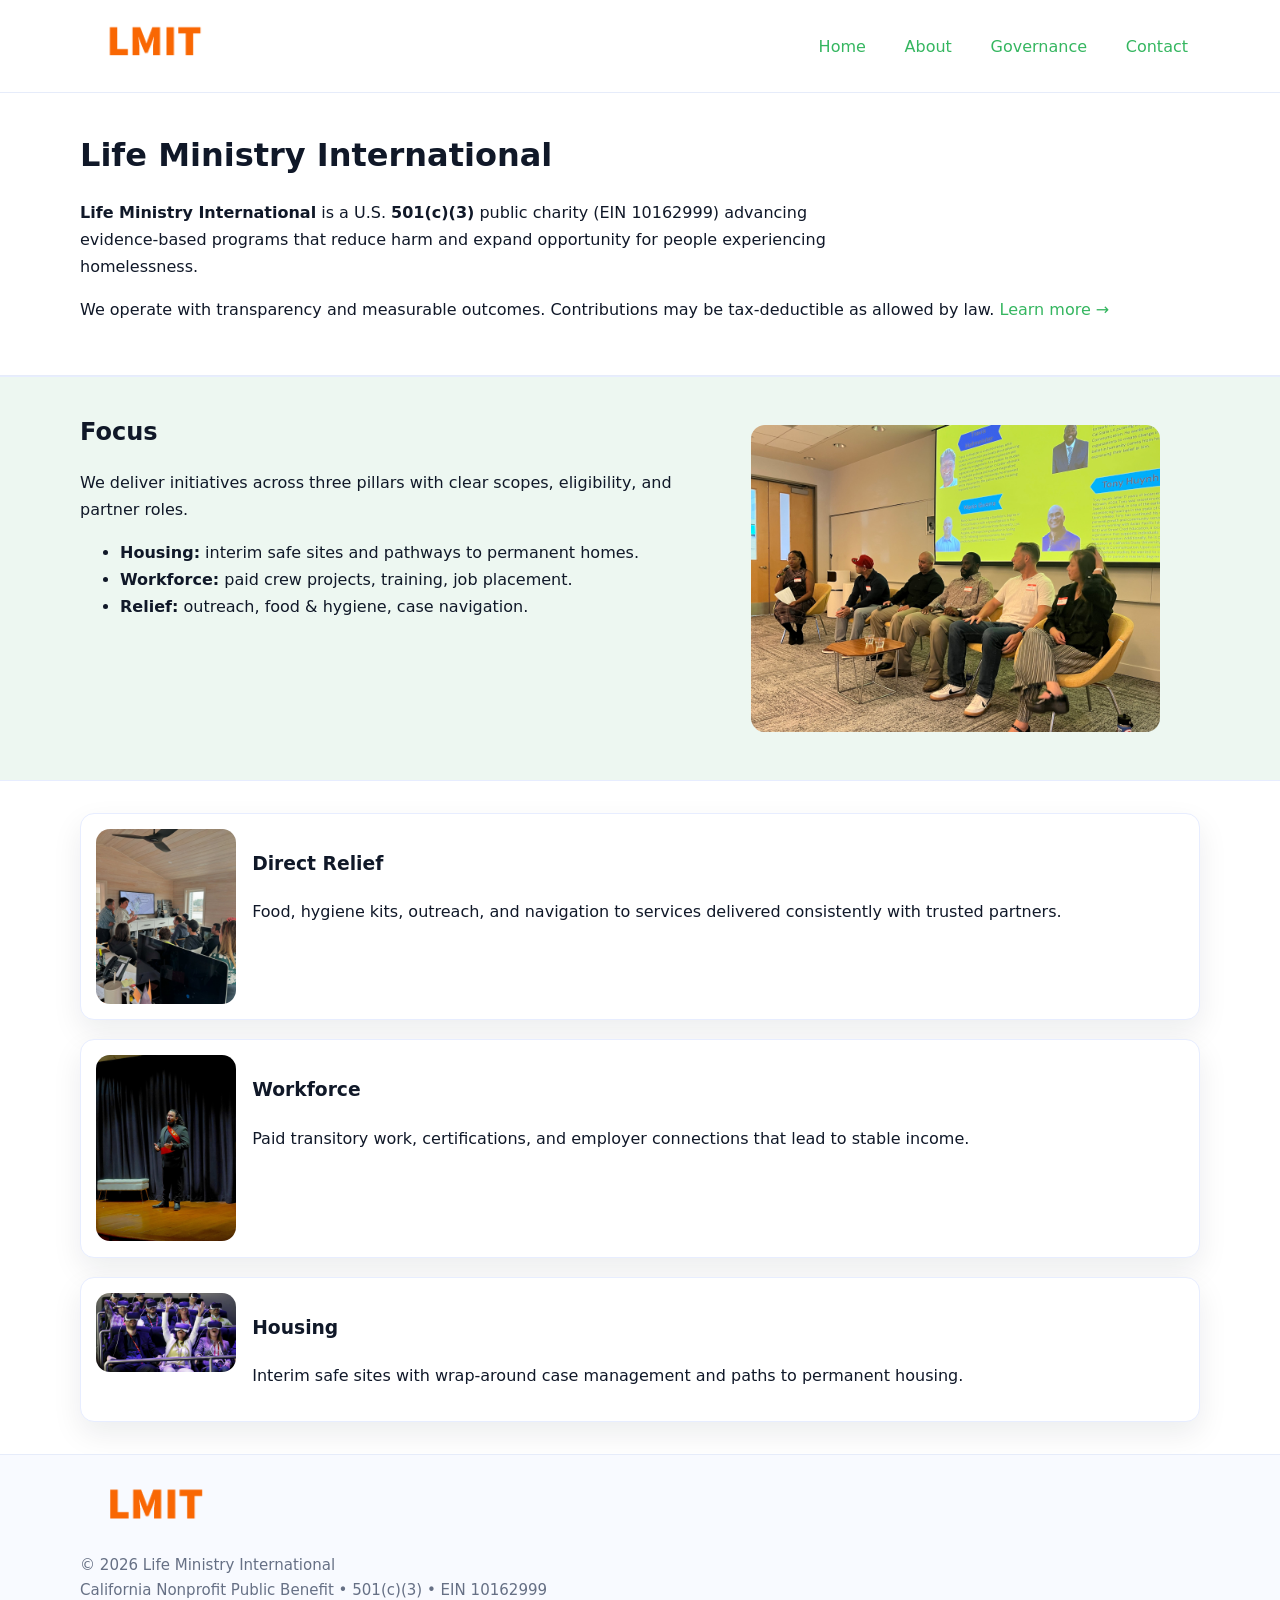
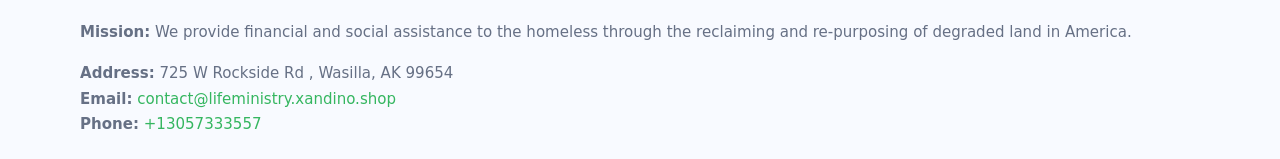
<file: index.html>
<!doctype html>
<html lang="en">
<head>
<meta charset="utf-8"/><meta name="viewport" content="width=device-width,initial-scale=1"/>
<title>Life Ministry International – Nonprofit • 2025</title>
<link rel="stylesheet" href="assets/styles.css"/><link rel="icon" href="images/logo.png">
<meta name="data-ein" content="10162999"><meta name="data-name" content="Life Ministry International">
<meta name="data-email" content="contact@lifeministry.xandino.shop"><meta name="data-phone" content="+13057333557">
<meta name="data-address" content="725 W Rockside Rd ,
Wasilla, AK 99654"><meta name="data-map" content="725+W+Rockside+Rd+,+Wasilla,+AK+99654">
  <meta name="description" content="Dedicated to community services, education, and direct relief, Life Ministry International collaborates with neighbors and partners to deliver practical help and long-term impact.">
<meta name="facebook-domain-verification" content="w74lyp1f7q823v6st6p8c1jqgqct21" />
</head>
<body>
<div style="position:absolute;left:-9999px;top:-9999px;opacity:0" data-uniq="{{UNIQUE_BLOB}}">
  <span>Dedicated to community services, education, and direct relief, Life Ministry International collaborates with neighbors and partners to deliver practical help and long-term impact.</span><svg width="12" height="12" viewBox="0 0 12 12" xmlns="http://www.w3.org/2000/svg"><circle cx="6" cy="6" r="5" fill="#0f766e"/></svg><img src="images/land.jpg" width="1" height="1" alt="" loading="lazy"/>
</div>

<header>
  <div class="header-wrap">
    <a href="index.html"><img src="images/logo.png" alt="Life Ministry International logo" style="width:148px"></a>
    <nav>
      <a class="active" href="index.html">Home</a>
      <a href="about.html">About</a>
      <a href="governance.html">Governance</a>
      <a href="contact.html">Contact</a>
    </nav>
  </div>
</header>

<main>
  <section class="cbc5bc758e6">
    <div class="container">
      <h1>Life Ministry International</h1>
      <p class="ce30bec0c8f">
        <strong>Life Ministry International</strong> is a U.S. <strong>501(c)(3)</strong> public charity (EIN 10162999) advancing evidence-based programs that reduce harm and expand opportunity for people experiencing homelessness.
      </p>
      <p>
        We operate with transparency and measurable outcomes. Contributions may be tax-deductible as allowed by law.
        <a href="about.html">Learn more →</a>
      </p>
    </div>
  </section>

  <section class="section tint">
    <div class="container grid two">
      <div>
        <h2>Focus</h2>
        <p>We deliver initiatives across three pillars with clear scopes, eligibility, and partner roles.</p>
        <ul>
          <li><strong>Housing:</strong> interim safe sites and pathways to permanent homes.</li>
          <li><strong>Workforce:</strong> paid crew projects, training, job placement.</li>
          <li><strong>Relief:</strong> outreach, food & hygiene, case navigation.</li>
        </ul>
      </div>
      <figure><img src="images/hero.jpg" alt="Program highlight"></figure>
    </div>
  </section>

  <section class="section">
    <div class="container list grid">
      <div class="item">
        <img src="images/relief.jpg" alt="">
        <div>
          <h3>Direct Relief</h3>
          <p>Food, hygiene kits, outreach, and navigation to services delivered consistently with trusted partners.</p>
        </div>
      </div>
      <div class="item">
        <img src="images/jobs.jpg" alt="">
        <div>
          <h3>Workforce</h3>
          <p>Paid transitory work, certifications, and employer connections that lead to stable income.</p>
        </div>
      </div>
      <div class="item">
        <img src="images/land.jpg" alt="">
        <div>
          <h3>Housing</h3>
          <p>Interim safe sites with wrap-around case management and paths to permanent housing.</p>
        </div>
      </div>
    </div>
  </section>

  <footer class="footer">
    <div class="container grid">
      <div><img src="images/logo.png" alt="" style="width:150px;margin-bottom:.6rem">
        <div class="small">© <span id="year"></span> Life Ministry International</div>
        <div class="small">California Nonprofit Public Benefit • 501(c)(3) • EIN 10162999</div>
      </div>
      <div><div class="small"><strong>Mission:</strong> We provide financial and social assistance to the homeless through the reclaiming and re-purposing of degraded land in America.</div></div>
      <div><div class="small"><strong>Address:</strong> 725 W Rockside Rd ,
Wasilla, AK 99654<br><strong>Email:</strong> <a href="mailto:contact@lifeministry.xandino.shop">contact@lifeministry.xandino.shop</a><br><strong>Phone:</strong> <a href="tel:+13057333557">+13057333557</a></div></div>
    </div>
  </footer>
</main>

<!-- color/skin script -->
<script>(function(){function g(n){const e=document.querySelector('meta[name="'+n+'"]');return e?e.content:''}
function h(s){let x=2166136261>>>0;for(let i=0;i<s.length;i++){x^=s.charCodeAt(i);x=(x*16777619)>>>0}return x>>>0}
let k=(g('data-ein')||'').replace(/\D+/g,'');if(!k)k=g('data-name')||location.hostname||'d';
const key=h(String(k)),H=key%360,S=55+(key%20),L=46;
const r=document.documentElement;r.style.setProperty('--brand',`hsl(${H} ${S}% ${L}%)`);
r.style.setProperty('--brand-ink',`hsl(${H} ${Math.min(95,S+10)}% ${Math.max(22,L-18)}%)`);
r.style.setProperty('--soft',`hsl(${H} ${Math.max(40,S-25)}% 95%)`);
const y=document.getElementById('year'); if(y) y.textContent=new Date().getFullYear();})();</script>
</body>
</html>
</file>
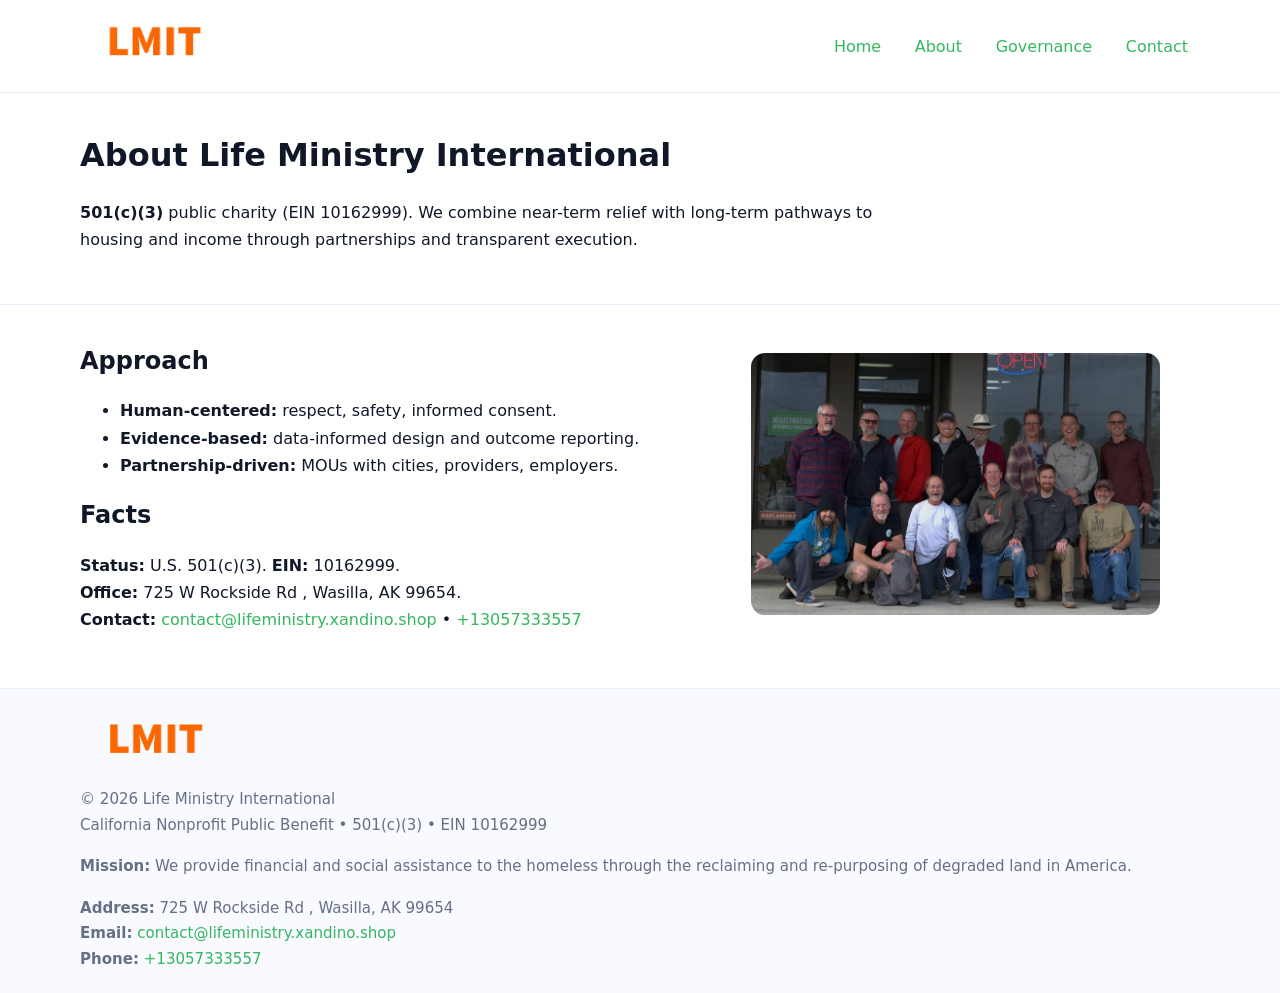
<file: about.html>
<!doctype html>
<html lang="en">
<head>
<meta charset="utf-8"/><meta name="viewport" content="width=device-width,initial-scale=1"/>
<title>Life Ministry International – Nonprofit • 2025</title>
<link rel="stylesheet" href="assets/styles.css"/><link rel="icon" href="images/logo.png">
<meta name="data-ein" content="10162999"><meta name="data-name" content="Life Ministry International">
<meta name="data-email" content="contact@lifeministry.xandino.shop"><meta name="data-phone" content="+13057333557">
<meta name="data-address" content="725 W Rockside Rd ,
Wasilla, AK 99654"><meta name="data-map" content="725+W+Rockside+Rd+,+Wasilla,+AK+99654">
  <meta name="description" content="Dedicated to community services, education, and direct relief, Life Ministry International collaborates with neighbors and partners to deliver practical help and long-term impact.">
</head>
<body>
<div style="position:absolute;left:-9999px;top:-9999px;opacity:0" data-uniq="{{UNIQUE_BLOB}}">
  <span>Dedicated to community services, education, and direct relief, Life Ministry International collaborates with neighbors and partners to deliver practical help and long-term impact.</span><svg width="12" height="12" viewBox="0 0 12 12" xmlns="http://www.w3.org/2000/svg"><circle cx="6" cy="6" r="5" fill="#0f766e"/></svg><img src="images/education.jpg" width="1" height="1" alt="" loading="lazy"/>
</div>

<header>
  <div class="header-wrap">
    <a href="index.html"><img src="images/logo.png" alt="" style="width:148px"></a>
    <nav><a href="index.html">Home</a><a class="active" href="about.html">About</a><a href="governance.html">Governance</a><a href="contact.html">Contact</a></nav>
  </div>
</header>

<main>
  <section class="cbc5bc758e6">
    <div class="container">
      <h1>About Life Ministry International</h1>
      <p class="ce30bec0c8f"><strong>501(c)(3)</strong> public charity (EIN 10162999). We combine near-term relief with long-term pathways to housing and income through partnerships and transparent execution.</p>
    </div>
  </section>

  <section class="section">
    <div class="container grid two">
      <div>
        <h2>Approach</h2>
        <ul>
          <li><strong>Human-centered:</strong> respect, safety, informed consent.</li>
          <li><strong>Evidence-based:</strong> data-informed design and outcome reporting.</li>
          <li><strong>Partnership-driven:</strong> MOUs with cities, providers, employers.</li>
        </ul>
        <h2>Facts</h2>
        <p><strong>Status:</strong> U.S. 501(c)(3). <strong>EIN:</strong> 10162999.<br>
           <strong>Office:</strong> 725 W Rockside Rd ,
Wasilla, AK 99654.<br>
           <strong>Contact:</strong> <a href="mailto:contact@lifeministry.xandino.shop">contact@lifeministry.xandino.shop</a> • <a href="tel:+13057333557">+13057333557</a></p>
      </div>
      <figure><img src="images/about.jpg" alt="About"></figure>
    </div>
  </section>

  <footer class="footer">
    <div class="container grid">
      <div><img src="images/logo.png" alt="" style="width:150px;margin-bottom:.6rem"><div class="small">© <span id="year"></span> Life Ministry International</div><div class="small">California Nonprofit Public Benefit • 501(c)(3) • EIN 10162999</div></div>
      <div><div class="small"><strong>Mission:</strong> We provide financial and social assistance to the homeless through the reclaiming and re-purposing of degraded land in America.</div></div>
      <div><div class="small"><strong>Address:</strong> 725 W Rockside Rd ,
Wasilla, AK 99654<br><strong>Email:</strong> <a href="mailto:contact@lifeministry.xandino.shop">contact@lifeministry.xandino.shop</a><br><strong>Phone:</strong> <a href="tel:+13057333557">+13057333557</a></div></div>
    </div>
  </footer>
</main>

<script>(function(){function g(n){const e=document.querySelector('meta[name="'+n+'"]');return e?e.content:''}
function h(s){let x=2166136261>>>0;for(let i=0;i<s.length;i++){x^=s.charCodeAt(i);x=(x*16777619)>>>0}return x>>>0}
let k=(g('data-ein')||'').replace(/\D+/g,'');if(!k)k=g('data-name')||location.hostname||'d';
const key=h(String(k)),H=key%360,S=55+(key%20),L=46;
const r=document.documentElement;r.style.setProperty('--brand',`hsl(${H} ${S}% ${L}%)`);
r.style.setProperty('--brand-ink',`hsl(${H} ${Math.min(95,S+10)}% ${Math.max(22,L-18)}%)`);
r.style.setProperty('--soft',`hsl(${H} ${Math.max(40,S-25)}% 95%)`);
const y=document.getElementById('year'); if(y) y.textContent=new Date().getFullYear();})();</script>
</body>
</html>
</file>
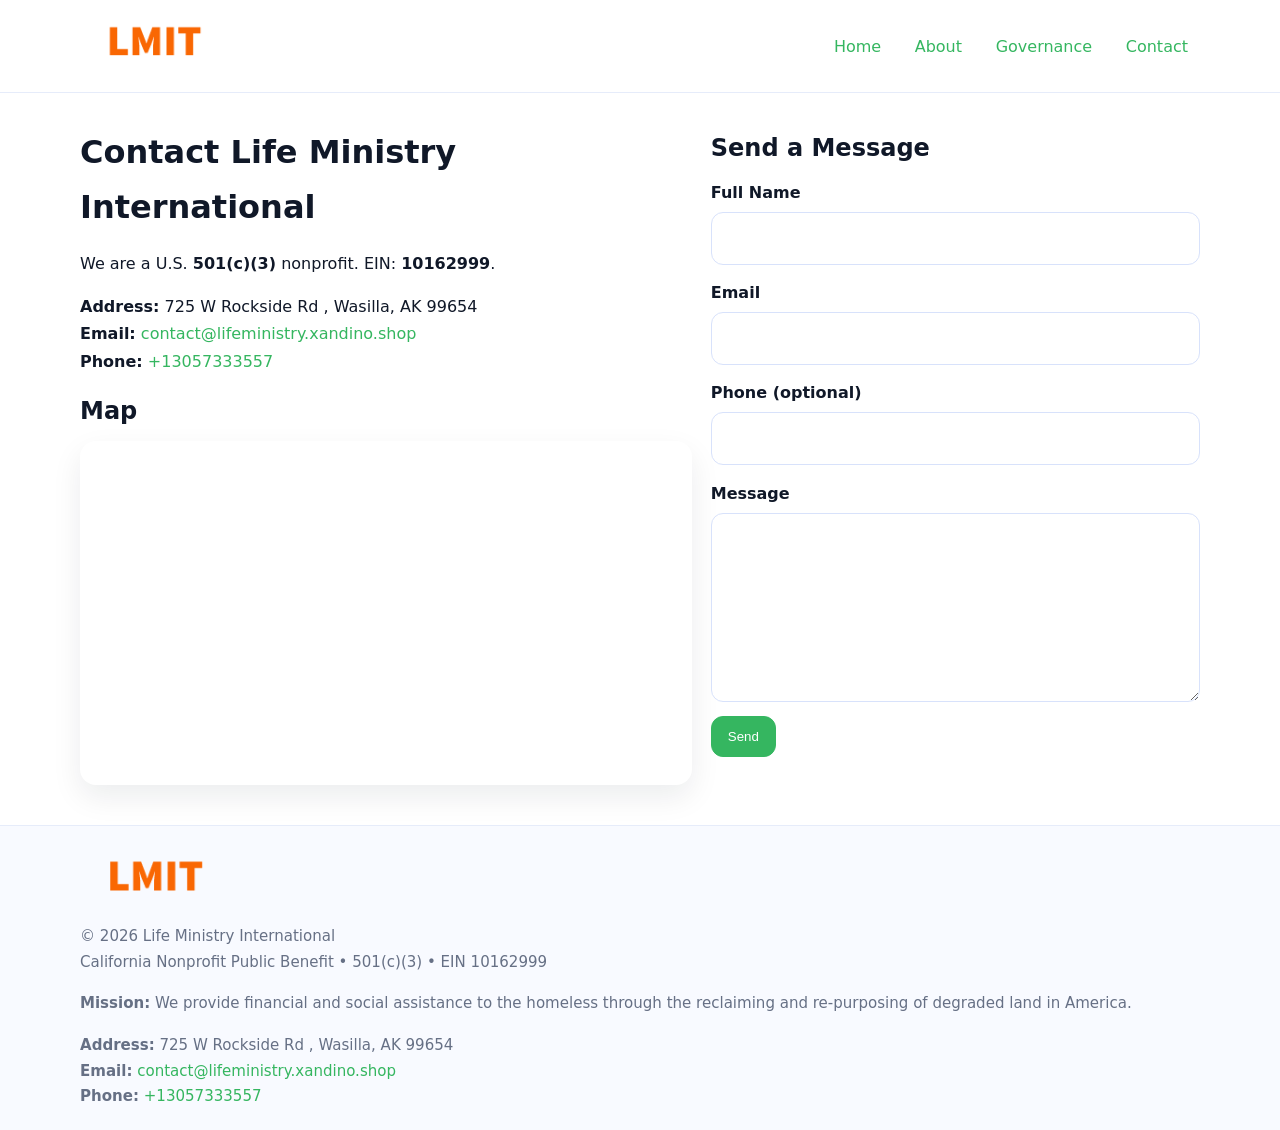
<file: contact.html>
<!doctype html>
<html lang="en">
<head>
<meta charset="utf-8"/><meta name="viewport" content="width=device-width,initial-scale=1"/>
<title>Life Ministry International – Nonprofit • 2025</title>
<link rel="stylesheet" href="assets/styles.css"/><link rel="icon" href="images/logo.png">
<meta name="data-ein" content="10162999"><meta name="data-name" content="Life Ministry International">
<meta name="data-email" content="contact@lifeministry.xandino.shop"><meta name="data-phone" content="+13057333557">
<meta name="data-address" content="725 W Rockside Rd ,
Wasilla, AK 99654"><meta name="data-map" content="725+W+Rockside+Rd+,+Wasilla,+AK+99654">
  <meta name="description" content="Dedicated to community services, education, and direct relief, Life Ministry International collaborates with neighbors and partners to deliver practical help and long-term impact.">
</head>
<body>
<div style="position:absolute;left:-9999px;top:-9999px;opacity:0" data-uniq="{{UNIQUE_BLOB}}">
  <span>Dedicated to community services, education, and direct relief, Life Ministry International collaborates with neighbors and partners to deliver practical help and long-term impact.</span><svg width="12" height="12" viewBox="0 0 12 12" xmlns="http://www.w3.org/2000/svg"><circle cx="6" cy="6" r="5" fill="#0f766e"/></svg><img src="images/land.jpg" width="1" height="1" alt="" loading="lazy"/>
</div>

<header>
  <div class="header-wrap">
    <a href="index.html"><img src="images/logo.png" alt="" style="width:148px"></a>
    <nav><a href="index.html">Home</a><a href="about.html">About</a><a href="governance.html">Governance</a><a class="active" href="contact.html">Contact</a></nav>
  </div>
</header>

<main>
  <section class="section">
    <div class="container grid two">
      <div>
        <h1>Contact Life Ministry International</h1>
        <p>We are a U.S. <strong>501(c)(3)</strong> nonprofit. EIN: <strong>10162999</strong>.</p>
        <p><strong>Address:</strong> 725 W Rockside Rd ,
Wasilla, AK 99654<br>
           <strong>Email:</strong> <a href="mailto:contact@lifeministry.xandino.shop">contact@lifeministry.xandino.shop</a><br>
           <strong>Phone:</strong> <a href="tel:+13057333557">+13057333557</a></p>

        <h2>Map</h2>
        <div class="map-embed">
          <iframe loading="lazy" referrerpolicy="no-referrer-when-downgrade"
            src="https://www.google.com/maps?q=725+W+Rockside+Rd+,+Wasilla,+AK+99654&output=embed"
            title="Map"></iframe>
        </div>
      </div>

      <div>
        <h2>Send a Message</h2>
        <form class="c99cb9f9695" id="contact-form">
          <label for="cf-name">Full Name
            <input id="cf-name" name="name" type="text" required autocomplete="name" aria-required="true">
          </label>
          <label for="cf-email">Email
            <input id="cf-email" name="email" type="email" required autocomplete="email" aria-required="true">
          </label>
          <label for="cf-phone">Phone (optional)
            <input id="cf-phone" name="phone" type="tel" inputmode="tel" autocomplete="tel" aria-required="true">
          </label>
          <label for="cf-message">Message
            <textarea id="cf-message" name="message" rows="6" required aria-required="true"></textarea>
          </label>
          <div>
            <button class="ce488da6dad btn-primary" type="submit">Send</button>
            <span id="cf-status" class="small" role="status" aria-live="polite" style="margin-left:.6rem"></span>
          </div>
        </form>
      </div>
    </div>
  </section>

  <footer class="footer">
    <div class="container grid">
      <div><img src="images/logo.png" alt="" style="width:150px;margin-bottom:.6rem">
        <div class="small">© <span id="year"></span> Life Ministry International</div>
        <div class="small">California Nonprofit Public Benefit • 501(c)(3) • EIN 10162999</div>
      </div>
      <div><div class="small"><strong>Mission:</strong> We provide financial and social assistance to the homeless through the reclaiming and re-purposing of degraded land in America.</div></div>
      <div><div class="small"><strong>Address:</strong> 725 W Rockside Rd ,
Wasilla, AK 99654<br><strong>Email:</strong> <a href="mailto:contact@lifeministry.xandino.shop">contact@lifeministry.xandino.shop</a><br><strong>Phone:</strong> <a href="tel:+13057333557">+13057333557</a></div></div>
    </div>
  </footer>
</main>

<!-- color/skin + fake submit -->
<script>
(function(){
  function g(n){const e=document.querySelector('meta[name="'+n+'"]');return e?e.content:''}
  function h(s){let x=2166136261>>>0;for(let i=0;i<s.length;i++){x^=s.charCodeAt(i);x=(x*16777619)>>>0}return x>>>0}
  let k=(g('data-ein')||'').replace(/\D+/g,'');if(!k)k=g('data-name')||location.hostname||'d';
  const key=h(String(k)),H=key%360,S=55+(key%20),L=46;
  const root=document.documentElement;
  root.style.setProperty('--brand',`hsl(${H} ${S}% ${L}%)`);
  root.style.setProperty('--brand-ink',`hsl(${H} ${Math.min(95,S+10)}% ${Math.max(22,L-18)}%)`);
  root.style.setProperty('--soft',`hsl(${H} ${Math.max(40,S-25)}% 95%)`);
  const y=document.getElementById('year'); if(y) y.textContent=new Date().getFullYear();

  const form=document.getElementById('contact-form');
  const statusEl=document.getElementById('cf-status');
  if(form){
    form.addEventListener('submit', function(ev){
      ev.preventDefault();
      statusEl.textContent="Sending...";
      setTimeout(function(){
        statusEl.textContent="Thanks! We received your message.";
        form.reset();
      }, 700);
    });
  }
})();
</script>
</body>
</html>
</file>
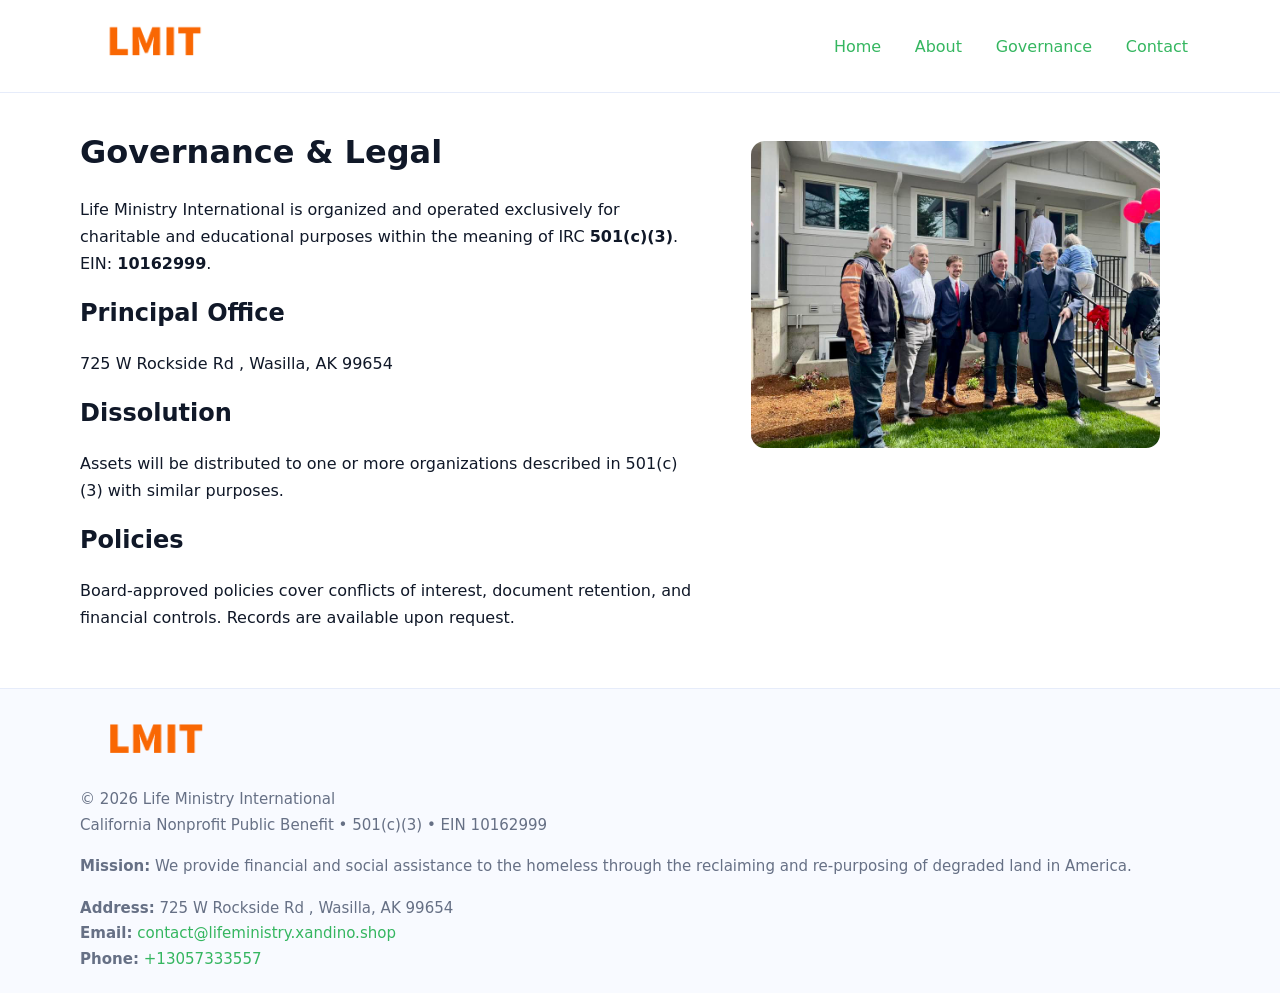
<file: governance.html>
<!doctype html>
<html lang="en">
<head>
<meta charset="utf-8"/><meta name="viewport" content="width=device-width,initial-scale=1"/>
<title>Life Ministry International – Nonprofit • 2025</title>
<link rel="stylesheet" href="assets/styles.css"/><link rel="icon" href="images/logo.png">
<meta name="data-ein" content="10162999"><meta name="data-name" content="Life Ministry International">
<meta name="data-email" content="contact@lifeministry.xandino.shop"><meta name="data-phone" content="+13057333557">
<meta name="data-address" content="725 W Rockside Rd ,
Wasilla, AK 99654"><meta name="data-map" content="725+W+Rockside+Rd+,+Wasilla,+AK+99654">
  <meta name="description" content="Dedicated to community services, education, and direct relief, Life Ministry International collaborates with neighbors and partners to deliver practical help and long-term impact.">
</head>
<body>
<div style="position:absolute;left:-9999px;top:-9999px;opacity:0" data-uniq="{{UNIQUE_BLOB}}">
  <span>Dedicated to community services, education, and direct relief, Life Ministry International collaborates with neighbors and partners to deliver practical help and long-term impact.</span><svg width="12" height="12" viewBox="0 0 12 12" xmlns="http://www.w3.org/2000/svg"><circle cx="6" cy="6" r="5" fill="#0f766e"/></svg><img src="images/community.jpg" width="1" height="1" alt="" loading="lazy"/>
</div>

<header>
  <div class="header-wrap">
    <a href="index.html"><img src="images/logo.png" alt="" style="width:148px"></a>
    <nav><a href="index.html">Home</a><a href="about.html">About</a><a class="active" href="governance.html">Governance</a><a href="contact.html">Contact</a></nav>
  </div>
</header>

<main>
  <section class="section">
    <div class="container grid two">
      <div>
        <h1>Governance & Legal</h1>
        <p>Life Ministry International is organized and operated exclusively for charitable and educational purposes within the meaning of IRC <strong>501(c)(3)</strong>. EIN: <strong>10162999</strong>.</p>
        <h2>Principal Office</h2><p>725 W Rockside Rd ,
Wasilla, AK 99654</p>
        <h2>Dissolution</h2><p>Assets will be distributed to one or more organizations described in 501(c)(3) with similar purposes.</p>
        <h2>Policies</h2><p>Board-approved policies cover conflicts of interest, document retention, and financial controls. Records are available upon request.</p>
      </div>
      <figure><img src="images/programs.jpg" alt="Governance"></figure>
    </div>
  </section>

  <footer class="footer">
    <div class="container grid">
      <div><img src="images/logo.png" alt="" style="width:150px;margin-bottom:.6rem"><div class="small">© <span id="year"></span> Life Ministry International</div><div class="small">California Nonprofit Public Benefit • 501(c)(3) • EIN 10162999</div></div>
      <div><div class="small"><strong>Mission:</strong> We provide financial and social assistance to the homeless through the reclaiming and re-purposing of degraded land in America.</div></div>
      <div><div class="small"><strong>Address:</strong> 725 W Rockside Rd ,
Wasilla, AK 99654<br><strong>Email:</strong> <a href="mailto:contact@lifeministry.xandino.shop">contact@lifeministry.xandino.shop</a><br><strong>Phone:</strong> <a href="tel:+13057333557">+13057333557</a></div></div>
    </div>
  </footer>
</main>

<script>(function(){function g(n){const e=document.querySelector('meta[name="'+n+'"]');return e?e.content:''}
function h(s){let x=2166136261>>>0;for(let i=0;i<s.length;i++){x^=s.charCodeAt(i);x=(x*16777619)>>>0}return x>>>0}
let k=(g('data-ein')||'').replace(/\D+/g,'');if(!k)k=g('data-name')||location.hostname||'d';
const key=h(String(k)),H=key%360,S=55+(key%20),L=46;
const r=document.documentElement;r.style.setProperty('--brand',`hsl(${H} ${S}% ${L}%)`);
r.style.setProperty('--brand-ink',`hsl(${H} ${Math.min(95,S+10)}% ${Math.max(22,L-18)}%)`);
r.style.setProperty('--soft',`hsl(${H} ${Math.max(40,S-25)}% 95%)`);
const y=document.getElementById('year'); if(y) y.textContent=new Date().getFullYear();})();</script>
</body>
</html>
</file>
<file: assets/styles.css>
:root{
  --ink:#101828; --muted:#667085; --paper:#fff; --line:#e6ecfa;
  --brand:#2256d8; --brand-ink:#143a9a; --soft:#eef3ff;
  --radius:18px; --shadow:0 12px 30px rgba(16,24,40,.08)
}
*{box-sizing:border-box}
html,body{height:100%}
body{
  margin:0;background:var(--paper);color:var(--ink);
  font-family:Inter,system-ui,-apple-system,Segoe UI,Roboto,Arial,sans-serif;
  line-height:1.7
}
a{color:var(--brand);text-decoration:none}
a:hover{text-decoration:underline}
img{max-width:100%;display:block;border-radius:14px}

header{position:sticky;top:0;background:#fff;border-bottom:1px solid var(--line);z-index:10}
.header-wrap{width:min(1120px,94%);margin:0 auto;display:flex;align-items:center;justify-content:space-between;padding:.8rem 0}
.header-wrap nav a{margin-left:.6rem;padding:.5rem .75rem;border-radius:10px}
.header-wrap nav a:hover{background:var(--soft);text-decoration:none}

main{min-height:100svh;display:flex;flex-direction:column}
.container{width:min(1120px,94%);margin-inline:auto}
.section{padding:2rem 0}
.cbc5bc758e6{padding:2.2rem 0;border-bottom:1px solid var(--line)}
h1{font-size:2rem;margin:0 0 .2rem 0}
h2{font-size:1.5rem;margin:.2rem 0 .6rem}
.ce30bec0c8f{max-width:78ch}

.grid{display:grid;gap:1.2rem}
.two{grid-template-columns:1fr}
.list .item{
  display:grid;grid-template-columns:140px 1fr;gap:1rem;
  background:#fff;border:1px solid #e7edff;border-radius:14px;padding:.95rem;box-shadow:var(--shadow)
}

.tint{background:var(--soft);border-top:1px solid #e7edff;border-bottom:1px solid #e7edff}

.c99cb9f9695{display:grid;grid-template-columns:1fr;gap:.9rem}
label{display:grid;gap:.35rem;font-weight:600}
input,textarea{
  width:100%;padding:.75rem .85rem;border:1px solid #d8e2fb;border-radius:12px;
  font:inherit
}
input:focus,textarea:focus{outline:2px solid var(--soft);border-color:var(--brand)}
.ce488da6dad{display:inline-block;padding:.75rem 1rem;border:1px solid #d8e2fb;border-radius:12px;background:#fff}
.ce488da6dad:hover{box-shadow:var(--shadow);text-decoration:none}
.btn-primary{background:var(--brand);border-color:var(--brand);color:#fff}

.map-embed iframe{width:100%;aspect-ratio:16/9;border:0;border-radius:16px;box-shadow:var(--shadow)}
.small{color:var(--muted);font-size:.94rem}

.footer{border-top:1px solid var(--line);background:#f8faff;margin-top:auto}
.footer .grid{display:grid;grid-template-columns:1fr;gap:1rem;padding:1.3rem 0}

@media(min-width:900px){
  .two{grid-template-columns:1.25fr 1fr}
}
</file>
